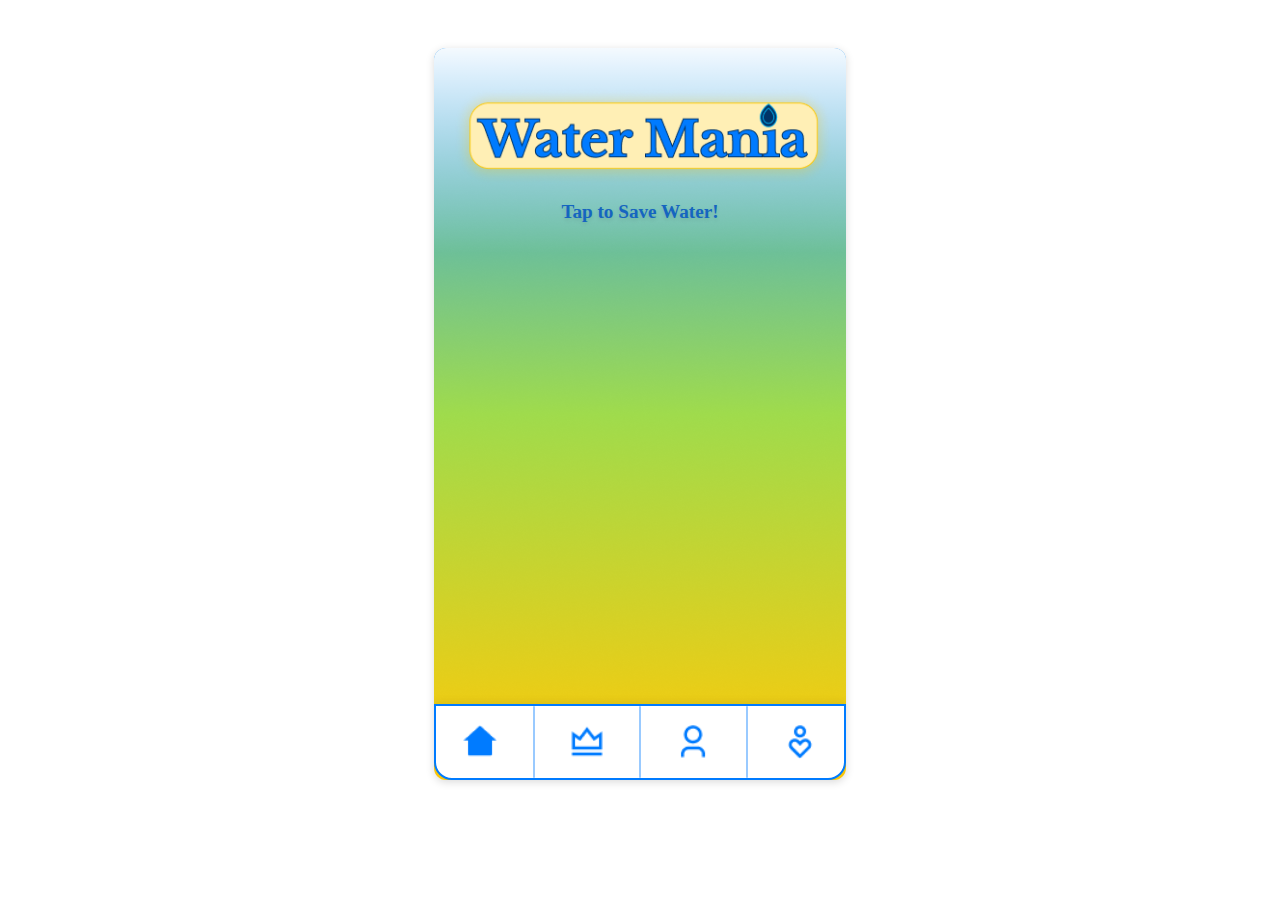
<file: index.html>
<!DOCTYPE html>
<html lang="en">
<head>
    <meta charset="UTF-8">
    <meta name="viewport" content="width=device-width, initial-scale=1.0">
    <title>Water Quest Game</title>
    <link rel="stylesheet" href="style.css">
    <link rel="stylesheet" href="home.css">
</head>
<body>
    <div id="game-container">
        <div id="levels-scroll-area">
            <div class="hero-section">
                <img id="game-logo" src="img/Water-Mania-logo.png" alt="Water Mania Logo">
                <p class="hero-subtitle">Tap to Save Water!</p>
            </div>

            <div class="levels-container">
                <!-- Level 1 -->
                <div class="level-card unlocked" id="level1-card">
                    <div class="level-badge">
                        <span class="level-number">1</span>
                    </div>
                    <div class="level-info">
                        <h3>Level 1</h3>
                        <p class="level-desc">Beginner's Challenge</p>
                        <div class="level-stats">
                            <span>⚡ 4s</span>
                            <span>🎯 20 pts</span>
                        </div>
                    </div>
                    <div class="level-status">
                        <span class="play-icon">▶</span>
                    </div>
                </div>

                <!-- Level 2 -->
                <div class="level-card locked" id="level2-card">
                    <div class="level-overlay-lock"></div>
                    <div class="level-badge locked-badge">
                        <span class="level-number">2</span>
                    </div>
                    <div class="level-info">
                        <h3>Level 2</h3>
                        <p class="level-desc">Rising Waters</p>
                        <div class="level-stats">
                            <span>⚡ 3.5s</span>
                            <span>🎯 30 pts</span>
                        </div>
                    </div>
                    <div class="level-status">
                        <img src="img/lock-2-line.png" class="lock-icon" alt="Locked">
                    </div>
                </div>

                <!-- Level 3 -->
                <div class="level-card locked" id="level3-card">
                    <div class="level-overlay-lock"></div>
                    <div class="level-badge locked-badge">
                        <span class="level-number">3</span>
                    </div>
                    <div class="level-info">
                        <h3>Level 3</h3>
                        <p class="level-desc">Rapid Flow</p>
                        <div class="level-stats">
                            <span>⚡ 3s</span>
                            <span>🎯 40 pts</span>
                        </div>
                    </div>
                    <div class="level-status">
                        <img src="img/lock-2-line.png" class="lock-icon" alt="Locked">
                    </div>
                </div>

                <!-- Level 4 -->
                <div class="level-card locked" id="level4-card">
                    <div class="level-overlay-lock"></div>
                    <div class="level-badge locked-badge">
                        <span class="level-number">4</span>
                    </div>
                    <div class="level-info">
                        <h3>Level 4</h3>
                        <p class="level-desc">Flood Warning</p>
                        <div class="level-stats">
                            <span>⚡ 2.5s</span>
                            <span>🎯 50 pts</span>
                        </div>
                    </div>
                    <div class="level-status">
                        <img src="img/lock-2-line.png" class="lock-icon" alt="Locked">
                    </div>
                </div>

                <!-- Level 5 -->
                <div class="level-card locked" id="level5-card">
                    <div class="level-overlay-lock"></div>
                    <div class="level-badge locked-badge">
                        <span class="level-number">5</span>
                    </div>
                    <div class="level-info">
                        <h3>Level 5</h3>
                        <p class="level-desc">Ultimate Crisis</p>
                        <div class="level-stats">
                            <span>⚡ 2s</span>
                            <span>🎯 60 pts</span>
                        </div>
                    </div>
                    <div class="level-status">
                        <img src="img/lock-2-line.png" class="lock-icon" alt="Locked">
                    </div>
                </div>
            </div>
        </div>

        <div id="nav-bar">
            <div class="nav-item home"><img src="img/home-fill.png" alt="Home"></div>
            <div class="nav-separator"></div>
            <div class="nav-item leaderboard"><img src="img/leaderboard-line.png" alt="Leaderboard"></div>
            <div class="nav-separator"></div>
            <div class="nav-item profile"><img src="img/profile-line.png" alt="Profile"></div>
            <div class="nav-separator"></div>
            <div class="nav-item charitywater"><img src="img/charity_water-line.png" alt="Charity:Water"></div>
        </div>
    </div>

    <script src="script.js"></script>
    <script>
        // Navigation click handlers
        document.querySelector('.nav-item.home').onclick = function() {
            window.location.href = 'index.html';
        };
        document.querySelector('.nav-item.leaderboard').onclick = function() {
            window.location.href = 'leaderboard.html';
        };
        document.querySelector('.nav-item.profile').onclick = function() {
            window.location.href = 'profile.html';
        };
        document.querySelector('.nav-item.charitywater').onclick = function() {
            window.location.href = 'charitywater.html';
        };

        // Level unlocking logic
        document.addEventListener('DOMContentLoaded', function() {
            const unlockedLevel = parseInt(localStorage.getItem('unlockedLevel') || '1');
            
            for (let i = 1; i <= 5; i++) {
                const card = document.getElementById(`level${i}-card`);
                if (i <= unlockedLevel) {
                    card.classList.remove('locked');
                    card.classList.add('unlocked');
                    card.onclick = function() {
                        window.location.href = `level-start.html?level=${i}`;
                    };
                } else {
                    card.classList.remove('unlocked');
                    card.classList.add('locked');
                    card.onclick = null;
                }
            }
        });
    </script>
</body>
</html>
</file>
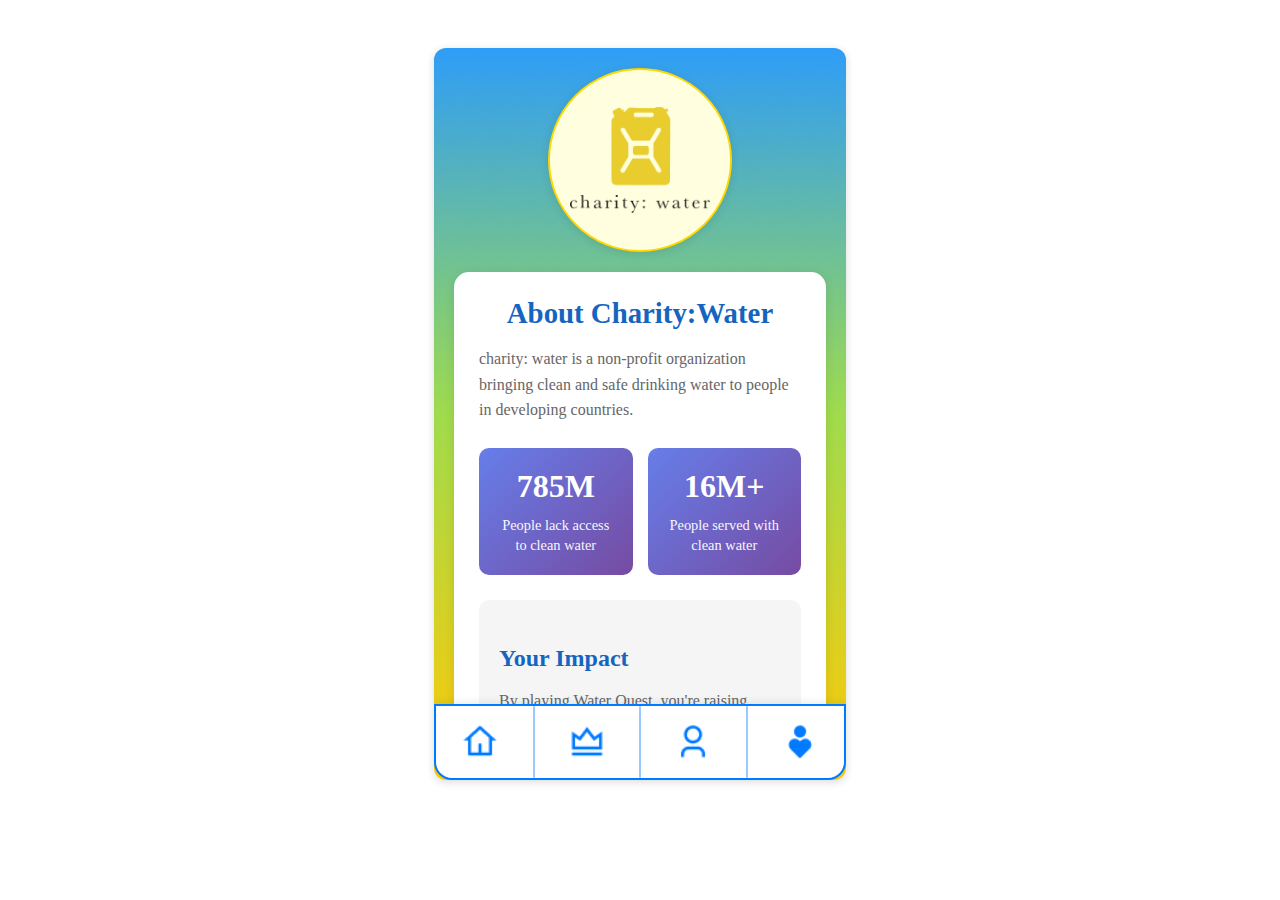
<file: charitywater.html>
<!DOCTYPE html>
<html lang="en">
<head>
    <meta charset="UTF-8">
    <meta name="viewport" content="width=device-width, initial-scale=1.0">
    <title>Charity:Water - Water Quest Game</title>
    <link rel="stylesheet" href="style.css">
    <link rel="stylesheet" href="charitywater.css">
</head>
<body>
    <div id="game-container">
        <div id="charitywater-content">
            <div class="yellow-header">
                <h1 class="page-title">
                    <img src="img/cw_logo.png" alt="Charity:Water Logo" class="title-logo">
                </h1>
            </div>
            
            <div class="charity-section">
                <h1>About Charity:Water</h1>
                <p>charity: water is a non-profit organization bringing clean and safe drinking water to people in developing countries.</p>
                
                <div class="charity-stats">
                    <div class="charity-stat">
                        <div class="stat-number">785M</div>
                        <div class="stat-description">People lack access to clean water</div>
                    </div>
                    <div class="charity-stat">
                        <div class="stat-number">16M+</div>
                        <div class="stat-description">People served with clean water</div>
                    </div>
                </div>
                
                <div class="charity-impact">
                    <h2>Your Impact</h2>
                    <p>By playing Water Quest, you're raising awareness about the global water crisis. Every level you complete helps spread the message about the importance of clean water access.</p>
                </div>
                
                <div class="charity-cta">
                    <button class="donate-button" onclick="window.open('https://www.charitywater.org/donate', '_blank')">Donate to Charity:Water</button>
                    <button class="learn-button" onclick="window.open('https://www.charitywater.org', '_blank')">Learn More</button>
                </div>
            </div>
        </div>

        <div id="nav-bar">
            <div class="nav-item home"><img src="img/home-line.png" alt="Home"></div>
            <div class="nav-separator"></div>
            <div class="nav-item leaderboard"><img src="img/leaderboard-line.png" alt="Leaderboard"></div>
            <div class="nav-separator"></div>
            <div class="nav-item profile"><img src="img/profile-line.png" alt="Profile"></div>
            <div class="nav-separator"></div>
            <div class="nav-item charitywater"><img src="img/charity_water-fill.png" alt="Charity:Water"></div>
        </div>
    </div>

    <script>
        // Navigation click handlers
        document.querySelector('.nav-item.home').onclick = function() {
            window.location.href = 'index.html';
        };
        document.querySelector('.nav-item.leaderboard').onclick = function() {
            window.location.href = 'leaderboard.html';
        };
        document.querySelector('.nav-item.profile').onclick = function() {
            window.location.href = 'profile.html';
        };
        document.querySelector('.nav-item.charitywater').onclick = function() {
            window.location.href = 'charitywater.html';
        };
    </script>
</body>
</html>
</file>
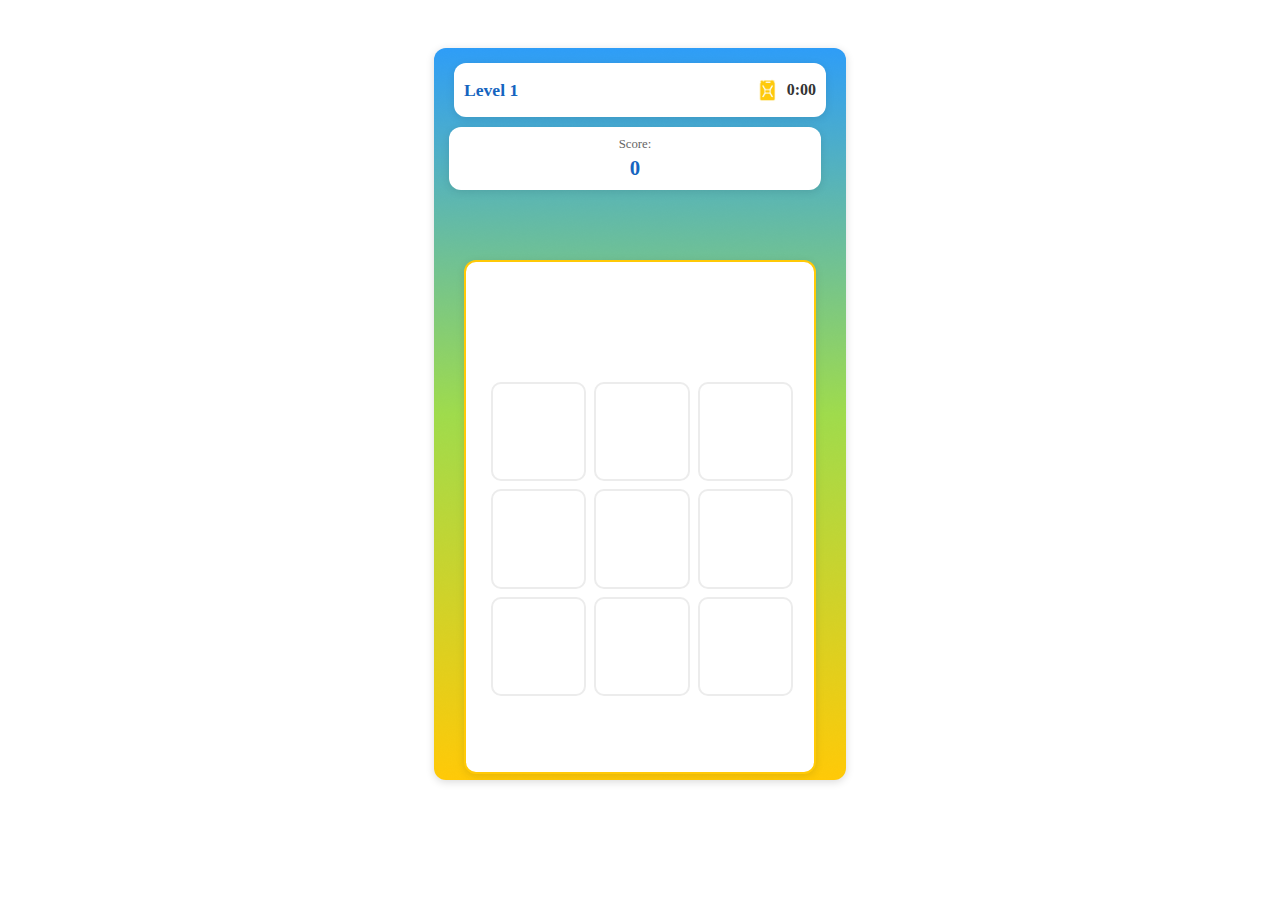
<file: game.html>
<!DOCTYPE html>
<html lang="en">
<head>
    <meta charset="UTF-8">
    <meta name="viewport" content="width=device-width, initial-scale=1.0">
    <title>Play - Water Quest Game</title>
    <link rel="stylesheet" href="style.css">
    <link rel="stylesheet" href="game.css">
</head>
<body>
    <div id="game-container">
        <div id="game-content">
            <!-- Game Header -->
            <div class="game-header">
                <div class="level-indicator">Level <span id="current-level">1</span></div>
                <div class="timer">
                    <img src="img/logo_can.png" alt="Charity Water" class="timer-logo">
                    <span id="time-elapsed">0:00</span>
                </div>
            </div>

            <!-- Score Display -->
            <div class="score-display">
                <div class="score-item">
                    <span class="score-label">Score:</span>
                    <span class="score-value" id="score">0</span>
                </div>
            </div>

            <!-- Game Canvas/Board -->
            <div class="game-board" id="game-board">
                <!-- Motivation Display Area -->
                <div class="motivation-display">
                    <div class="motivation-text"></div>
                    <div class="motivation-points"></div>
                </div>
                
                <!-- Game tiles will be dynamically generated here -->
                <div class="game-placeholder">
                    <img src="img/Water-Mania-logo.png" alt="Game Logo" class="game-logo-small">
                    <p>Game board will load here</p>
                </div>
            </div>
        </div>

        <!-- Win Overlay -->
        <div id="win-overlay" class="overlay" style="display: none;">
            <div class="overlay-content win-content">
                <h2>Level Complete!</h2>
                <div class="win-stars">⭐⭐⭐</div>
                <div class="win-stats">
                    <p>Score: <span id="final-score">0</span></p>
                    <p>Time: <span id="final-time">0:00</span></p>
                </div>
                <button class="overlay-button next-button" onclick="nextLevel()">Next Level</button>
                <button class="overlay-button menu-button" onclick="quitGame()">Back to Menu</button>
            </div>
        </div>

        <!-- Game Over Overlay -->
        <div id="gameover-overlay" class="overlay" style="display: none;">
            <div class="overlay-content">
                <h2>Time's Up!</h2>
                <p>Better luck next time!</p>
                <button class="overlay-button retry-button" onclick="restartLevel()">Try Again</button>
                <button class="overlay-button quit-button" onclick="quitGame()">Quit to Menu</button>
            </div>
        </div>
    </div>

    <script src="game.js"></script>
    <script>
        // Ensure DOM is loaded before initializing game
        if (document.readyState === 'loading') {
            document.addEventListener('DOMContentLoaded', () => {
                console.log('DOM fully loaded');
            });
        }
    </script>
</body>
</html>
</file>
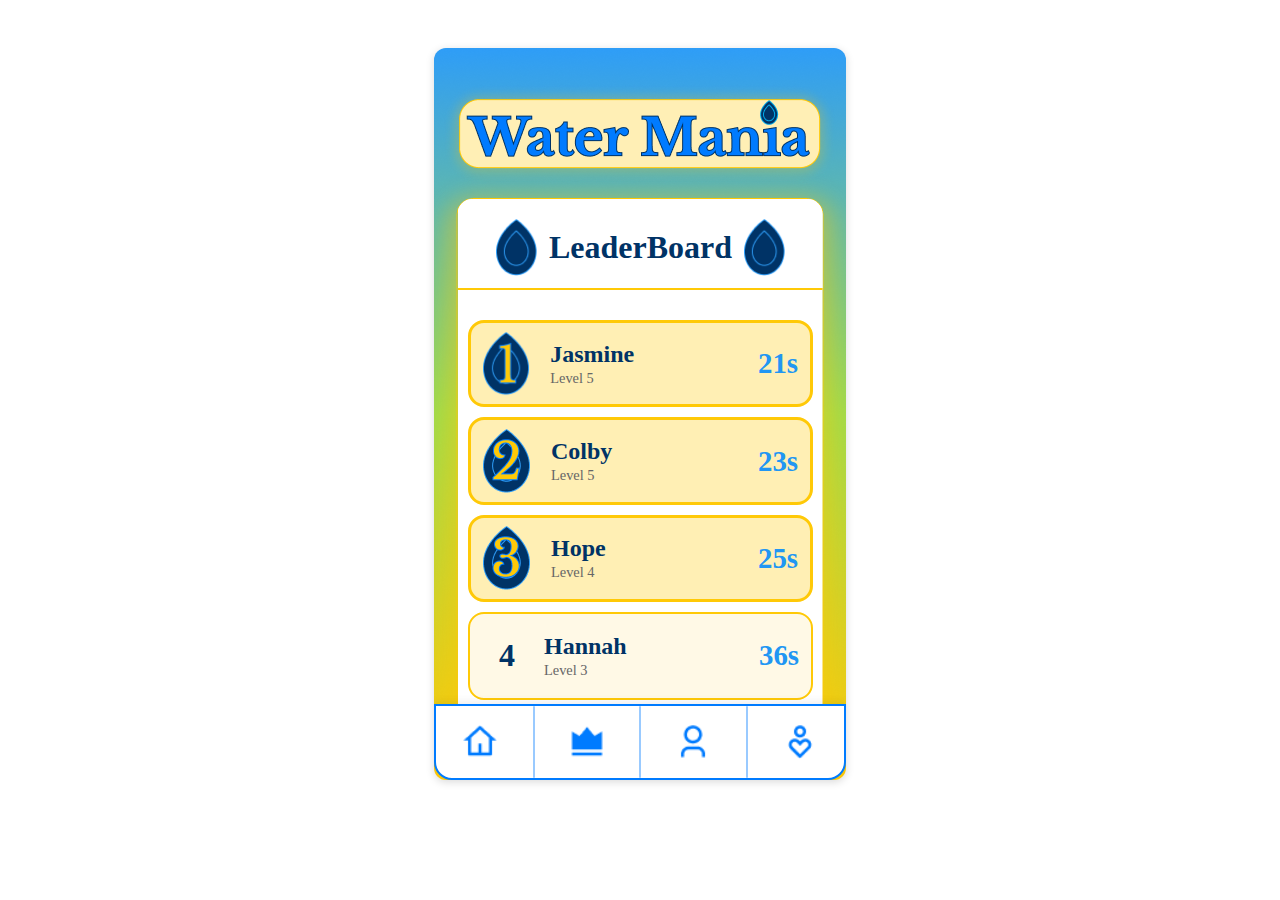
<file: leaderboard.html>
<!DOCTYPE html>
<html lang="en">
<head>
    <meta charset="UTF-8">
    <meta name="viewport" content="width=device-width, initial-scale=1.0">
    <title>Leaderboard - Water Quest Game</title>
    <link rel="stylesheet" href="style.css">
    <link rel="stylesheet" href="leaderboard.css">
</head>
<body>
    <div id="leaderboard-container">
        <img id="game-logo" src="img/Water-Mania-logo.png" alt="Water Mania Logo">
        
        <div id="leaderboard-content">
            <div class="leaderboard-header">
                <div class="leaderboard-title">
                    <img src="img/droplet (leaderboard).png" alt="Droplet" class="leaderboard-droplet">
                    LeaderBoard
                    <img src="img/droplet (leaderboard).png" alt="Droplet" class="leaderboard-droplet">
                </div>
            </div>
            
            <div class="leaderboard-list">
                <div class="leaderboard-item highlight">
                    <img src="img/1st place.png" alt="1st Place" class="leaderboard-rank-icon">
                    <div class="leaderboard-player">
                        <div class="leaderboard-name">Jasmine</div>
                        <div class="leaderboard-level">Level 5</div>
                    </div>
                    <div class="leaderboard-time">21s</div>
                </div>
                
                <div class="leaderboard-item highlight">
                    <img src="img/2nd place.png" alt="2nd Place" class="leaderboard-rank-icon">
                    <div class="leaderboard-player">
                        <div class="leaderboard-name">Colby</div>
                        <div class="leaderboard-level">Level 5</div>
                    </div>
                    <div class="leaderboard-time">23s</div>
                </div>
                
                <div class="leaderboard-item highlight">
                    <img src="img/3rd place.png" alt="3rd Place" class="leaderboard-rank-icon">
                    <div class="leaderboard-player">
                        <div class="leaderboard-name">Hope</div>
                        <div class="leaderboard-level">Level 4</div>
                    </div>
                    <div class="leaderboard-time">25s</div>
                </div>
                
                <div class="leaderboard-item">
                    <div class="leaderboard-rank-number">4</div>
                    <div class="leaderboard-player">
                        <div class="leaderboard-name">Hannah</div>
                        <div class="leaderboard-level">Level 3</div>
                    </div>
                    <div class="leaderboard-time">36s</div>
                </div>
                
                <div class="leaderboard-item">
                    <div class="leaderboard-rank-number">5</div>
                    <div class="leaderboard-player">
                        <div class="leaderboard-name">Andrew</div>
                        <div class="leaderboard-level">Level 3</div>
                    </div>
                    <div class="leaderboard-time">40s</div>
                </div>
                
                <div class="leaderboard-item">
                    <div class="leaderboard-rank-number">6</div>
                    <div class="leaderboard-player">
                        <div class="leaderboard-name">Sarah</div>
                        <div class="leaderboard-level">Level 2</div>
                    </div>
                    <div class="leaderboard-time">45s</div>
                </div>
                
                <div class="leaderboard-item">
                    <div class="leaderboard-rank-number">7</div>
                    <div class="leaderboard-player">
                        <div class="leaderboard-name">Michael</div>
                        <div class="leaderboard-level">Level 2</div>
                    </div>
                    <div class="leaderboard-time">52s</div>
                </div>
                
                <div class="leaderboard-item">
                    <div class="leaderboard-rank-number">8</div>
                    <div class="leaderboard-player">
                        <div class="leaderboard-name">Emma</div>
                        <div class="leaderboard-level">Level 2</div>
                    </div>
                    <div class="leaderboard-time">58s</div>
                </div>
                
                <div class="leaderboard-item">
                    <div class="leaderboard-rank-number">9</div>
                    <div class="leaderboard-player">
                        <div class="leaderboard-name">David</div>
                        <div class="leaderboard-level">Level 1</div>
                    </div>
                    <div class="leaderboard-time">1:05</div>
                </div>
                
                <div class="leaderboard-item">
                    <div class="leaderboard-rank-number">10</div>
                    <div class="leaderboard-player">
                        <div class="leaderboard-name">Olivia</div>
                        <div class="leaderboard-level">Level 1</div>
                    </div>
                    <div class="leaderboard-time">1:12</div>
                </div>
                
                <div class="leaderboard-item">
                    <div class="leaderboard-rank-number">11</div>
                    <div class="leaderboard-player">
                        <div class="leaderboard-name">James</div>
                        <div class="leaderboard-level">Level 1</div>
                    </div>
                    <div class="leaderboard-time">1:18</div>
                </div>
                
                <div class="leaderboard-item">
                    <div class="leaderboard-rank-number">12</div>
                    <div class="leaderboard-player">
                        <div class="leaderboard-name">Sophia</div>
                        <div class="leaderboard-level">Level 1</div>
                    </div>
                    <div class="leaderboard-time">1:25</div>
                </div>
                
                <div class="leaderboard-item">
                    <div class="leaderboard-rank-number">13</div>
                    <div class="leaderboard-player">
                        <div class="leaderboard-name">Liam</div>
                        <div class="leaderboard-level">Level 1</div>
                    </div>
                    <div class="leaderboard-time">1:32</div>
                </div>
                
                <div class="leaderboard-item">
                    <div class="leaderboard-rank-number">14</div>
                    <div class="leaderboard-player">
                        <div class="leaderboard-name">Isabella</div>
                        <div class="leaderboard-level">Level 1</div>
                    </div>
                    <div class="leaderboard-time">1:38</div>
                </div>
                
                <div class="leaderboard-item">
                    <div class="leaderboard-rank-number">15</div>
                    <div class="leaderboard-player">
                        <div class="leaderboard-name">Noah</div>
                        <div class="leaderboard-level">Level 1</div>
                    </div>
                    <div class="leaderboard-time">1:45</div>
                </div>
                
                <div class="leaderboard-item">
                    <div class="leaderboard-rank-number">16</div>
                    <div class="leaderboard-player">
                        <div class="leaderboard-name">Ava</div>
                        <div class="leaderboard-level">Level 1</div>
                    </div>
                    <div class="leaderboard-time">1:52</div>
                </div>
                
                <div class="leaderboard-item">
                    <div class="leaderboard-rank-number">17</div>
                    <div class="leaderboard-player">
                        <div class="leaderboard-name">Ethan</div>
                        <div class="leaderboard-level">Level 1</div>
                    </div>
                    <div class="leaderboard-time">1:58</div>
                </div>
                
                <div class="leaderboard-item">
                    <div class="leaderboard-rank-number">18</div>
                    <div class="leaderboard-player">
                        <div class="leaderboard-name">Mia</div>
                        <div class="leaderboard-level">Level 1</div>
                    </div>
                    <div class="leaderboard-time">2:05</div>
                </div>
                
                <div class="leaderboard-item">
                    <div class="leaderboard-rank-number">19</div>
                    <div class="leaderboard-player">
                        <div class="leaderboard-name">Lucas</div>
                        <div class="leaderboard-level">Level 1</div>
                    </div>
                    <div class="leaderboard-time">2:12</div>
                </div>
                
                <div class="leaderboard-item">
                    <div class="leaderboard-rank-number">20</div>
                    <div class="leaderboard-player">
                        <div class="leaderboard-name">Charlotte</div>
                        <div class="leaderboard-level">Level 1</div>
                    </div>
                    <div class="leaderboard-time">2:20</div>
                </div>
            </div>
        </div>
        
        <div id="nav-bar">
            <div class="nav-item home"><img src="img/home-line.png" alt="Home"></div>
            <div class="nav-separator"></div>
            <div class="nav-item leaderboard"><img src="img/leaderboard-fill.png" alt="Leaderboard"></div>
            <div class="nav-separator"></div>
            <div class="nav-item profile"><img src="img/profile-line.png" alt="Profile"></div>
            <div class="nav-separator"></div>
            <div class="nav-item charitywater"><img src="img/charity_water-line.png" alt="Charity:Water"></div>
        </div>
    </div>
    <script>
        // Navigation click handlers
        document.querySelector('.nav-item.home').onclick = function() {
            window.location.href = 'index.html';
        };
        document.querySelector('.nav-item.leaderboard').onclick = function() {
            window.location.href = 'leaderboard.html';
        };
        document.querySelector('.nav-item.profile').onclick = function() {
            window.location.href = 'profile.html';
        };
    </script>
</body>
</html>
</file>
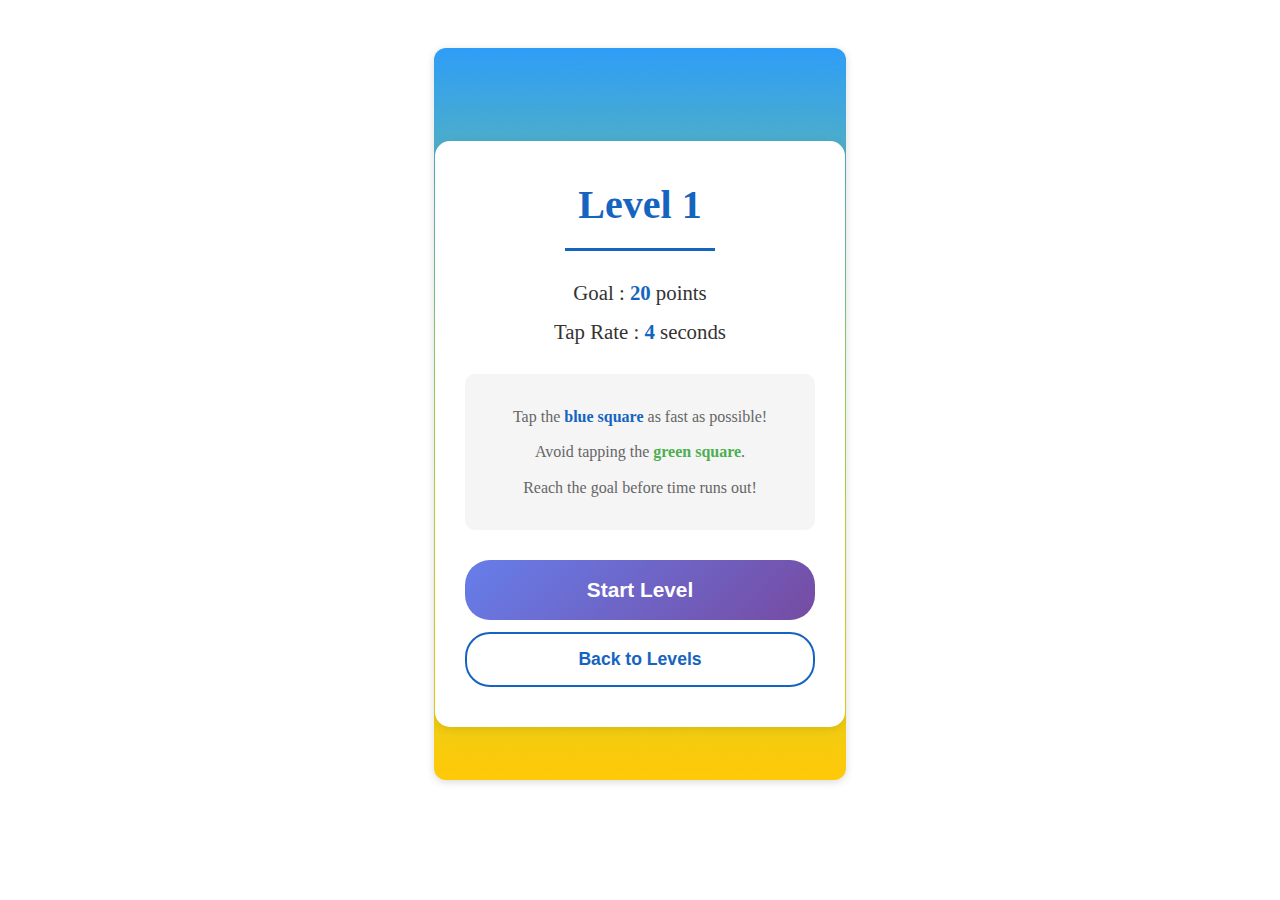
<file: level-start.html>
<!DOCTYPE html>
<html lang="en">
<head>
    <meta charset="UTF-8">
    <meta name="viewport" content="width=device-width, initial-scale=1.0">
    <title>Level Start - Water Quest Game</title>
    <link rel="stylesheet" href="style.css">
    <link rel="stylesheet" href="level-start.css">
</head>
<body>
    <div id="game-container">
        <div id="level-start-content">
            <div class="level-info-section">
                <h1 class="level-title">Level <span id="level-number">1</span></h1>
                
                <hr class="level-divider">
                
                <div class="game-info">
                    <p class="game-info-text">Goal : <span id="goal-points">20</span> points</p>
                    <p class="game-info-text">Tap Rate : <span id="tap-rate">5</span> seconds</p>
                </div>
                
                <div class="game-instructions">
                    <p>Tap the <span class="blue-text">blue square</span> as fast as possible!</p>
                    <p>Avoid tapping the <span class="green-text">green square</span>.</p>
                    <p>Reach the goal before time runs out!</p>
                </div>
                
                <button class="start-button" onclick="startGame()">Start Level</button>
                <button class="back-button" onclick="goBack()">Back to Levels</button>
            </div>
        </div>
    </div>

    <script>
        // Get level from URL parameter
        const urlParams = new URLSearchParams(window.location.search);
        const level = urlParams.get('level') || '1';
        
        // Update level number
        document.getElementById('level-number').textContent = level;
        
        // Level configurations
        const levelConfig = {
            '1': { goal: 20, tapRate: 4 },
            '2': { goal: 30, tapRate: 3.5 },
            '3': { goal: 40, tapRate: 3 },
            '4': { goal: 50, tapRate: 2.5 },
            '5': { goal: 60, tapRate: 2 }
        };
        
        // Update goal and tap rate
        const config = levelConfig[level] || levelConfig['1'];
        document.getElementById('goal-points').textContent = config.goal;
        document.getElementById('tap-rate').textContent = config.tapRate;
        
        function startGame() {
            window.location.href = 'game.html?level=' + level;
        }
        
        function goBack() {
            window.location.href = 'index.html';
        }
    </script>
</body>
</html>
</file>
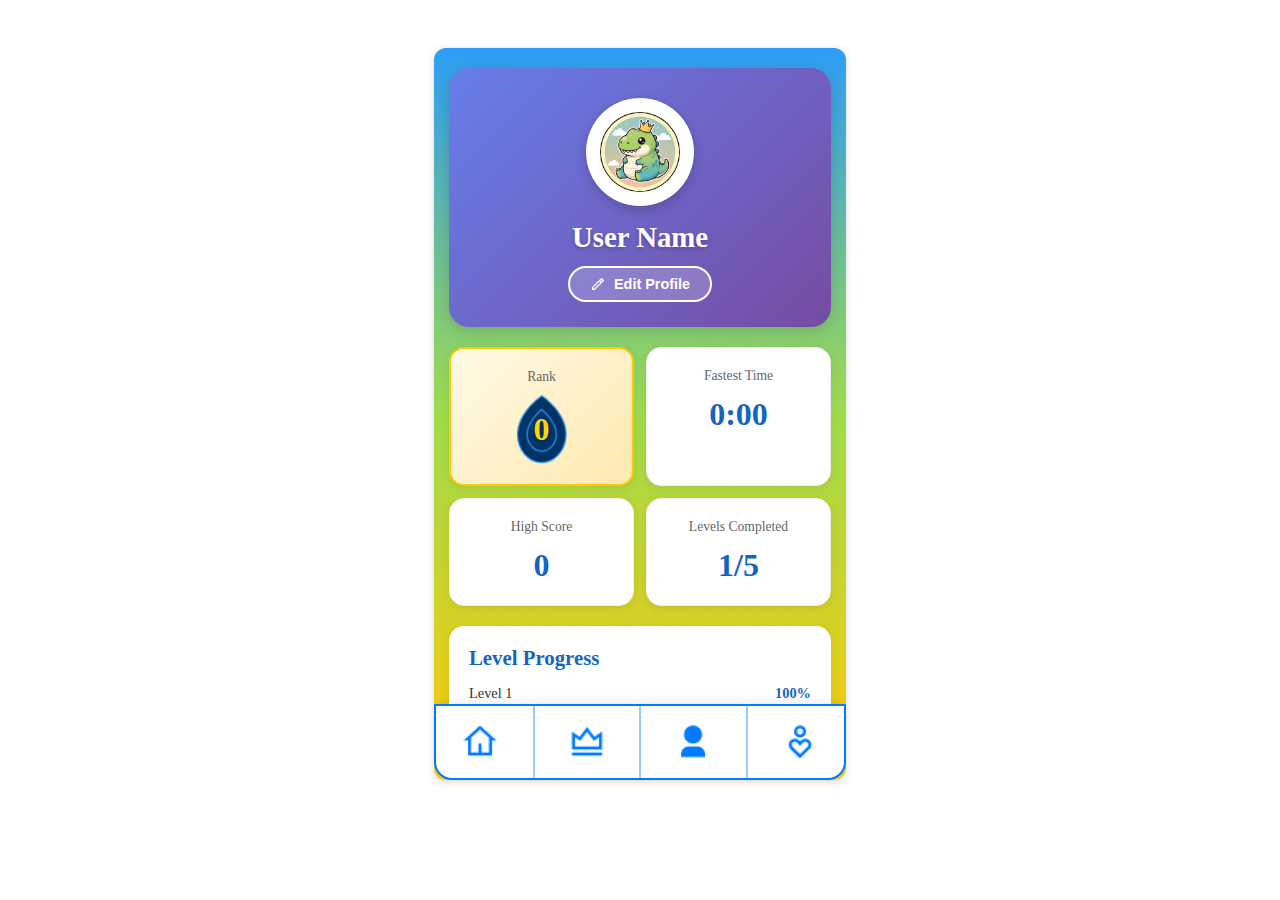
<file: profile.html>
<!DOCTYPE html>
<html lang="en">
<head>
    <meta charset="UTF-8">
    <meta name="viewport" content="width=device-width, initial-scale=1.0">
    <title>Player Profile - Water Quest</title>
    <link rel="stylesheet" href="style.css">
    <link rel="stylesheet" href="profile.css">
</head>
<body>
    <div id="game-container">
        <div id="profile-content">
            <!-- Profile Header Card -->
            <div class="profile-header-card">
                <div class="profile-avatar-circle">
                    <img src="img/dinosaur.png" alt="Profile Avatar">
                </div>
                <h2 class="profile-name">User Name</h2>
                <button class="edit-profile-btn">
                    <img src="img/pencil.png" alt="Edit">
                    Edit Profile
                </button>
            </div>

            <!-- Stats Cards Grid -->
            <div class="stats-grid">
                <div class="stat-card rank-card">
                    <div class="stat-label">Rank</div>
                    <div class="rank-display">
                        <img src="img/droplet (leaderboard).png" alt="Droplet" class="rank-droplet-icon">
                        <span class="rank-value">0</span>
                    </div>
                </div>

                <div class="stat-card">
                    <div class="stat-label">Fastest Time</div>
                    <div class="stat-value">0:00</div>
                </div>

                <div class="stat-card">
                    <div class="stat-label">High Score</div>
                    <div class="stat-value">0</div>
                </div>

                <div class="stat-card">
                    <div class="stat-label">Levels Completed</div>
                    <div class="stat-value">0/5</div>
                </div>
            </div>

            <!-- Progress Section -->
            <div class="progress-section">
                <h3>Level Progress</h3>
                <div class="progress-bars">
                    <div class="progress-item">
                        <div class="progress-info">
                            <span>Level 1</span>
                            <span class="progress-percentage">100%</span>
                        </div>
                        <div class="progress-bar">
                            <div class="progress-fill" style="width: 100%"></div>
                        </div>
                    </div>
                    <div class="progress-item">
                        <div class="progress-info">
                            <span>Level 2</span>
                            <span class="progress-percentage">0%</span>
                        </div>
                        <div class="progress-bar">
                            <div class="progress-fill" style="width: 0%"></div>
                        </div>
                    </div>
                    <div class="progress-item">
                        <div class="progress-info">
                            <span>Level 3</span>
                            <span class="progress-percentage">0%</span>
                        </div>
                        <div class="progress-bar">
                            <div class="progress-fill" style="width: 0%"></div>
                        </div>
                    </div>
                    <div class="progress-item">
                        <div class="progress-info">
                            <span>Level 4</span>
                            <span class="progress-percentage">0%</span>
                        </div>
                        <div class="progress-bar">
                            <div class="progress-fill" style="width: 0%"></div>
                        </div>
                    </div>
                    <div class="progress-item">
                        <div class="progress-info">
                            <span>Level 5</span>
                            <span class="progress-percentage">0%</span>
                        </div>
                        <div class="progress-bar">
                            <div class="progress-fill" style="width: 0%"></div>
                        </div>
                    </div>
                </div>
            </div>

            <!-- Achievements Section -->
            <div class="achievements-section">
                <h3>Achievements</h3>
                <div class="achievements-list">
                    <div class="achievement-badge locked" id="first-win-badge">
                        <div class="badge-icon">🏆</div>
                        <div class="badge-name">First Win</div>
                        <div class="badge-description">Complete your first level</div>
                    </div>
                    <div class="achievement-badge locked" id="speed-demon-badge">
                        <div class="badge-icon">⚡</div>
                        <div class="badge-name">Speed Demon</div>
                        <div class="badge-description">Complete any level in under 30 seconds</div>
                    </div>
                    <div class="achievement-badge locked" id="perfect-score-badge">
                        <div class="badge-icon">🎯</div>
                        <div class="badge-name">Perfect Score</div>
                        <div class="badge-description">Complete any level with 100% accuracy</div>
                    </div>
                    <div class="achievement-badge locked" id="water-master-badge">
                        <div class="badge-icon">💧</div>
                        <div class="badge-name">Water Master</div>
                        <div class="badge-description">Complete all 5 levels</div>
                    </div>
                </div>
            </div>
        </div>

        <div id="nav-bar">
            <div class="nav-item home"><img src="img/home-line.png" alt="Home"></div>
            <div class="nav-separator"></div>
            <div class="nav-item leaderboard"><img src="img/leaderboard-line.png" alt="Leaderboard"></div>
            <div class="nav-separator"></div>
            <div class="nav-item profile"><img src="img/profile-fill.png" alt="Profile"></div>
            <div class="nav-separator"></div>
            <div class="nav-item charitywater"><img src="img/charity_water-line.png" alt="Charity:Water"></div>
        </div>
    </div>

    <script src="script.js"></script>
    <script>
        // Load and display player stats
        function loadPlayerStats() {
            const playerName = localStorage.getItem('playerName') || 'User Name';
            const highScore = parseInt(localStorage.getItem('highScore')) || 0;
            const fastestTime = parseInt(localStorage.getItem('fastestTime')) || 0;
            const levelsCompleted = parseInt(localStorage.getItem('levelsCompleted')) || 1; // Default to 1

            // Update profile name
            document.querySelector('.profile-name').textContent = playerName;

            // Update stats
            document.querySelector('.stat-card:nth-child(2) .stat-value').textContent = 
                fastestTime > 0 ? Math.floor(fastestTime / 60) + ':' + (fastestTime % 60).toString().padStart(2, '0') : '0:00';
            document.querySelector('.stat-card:nth-child(3) .stat-value').textContent = highScore;
            document.querySelector('.stat-card:nth-child(4) .stat-value').textContent = 
                levelsCompleted + '/5';

            // Update level progress bars
            updateLevelProgress(levelsCompleted);

            // Check and unlock achievements
            checkAchievements(levelsCompleted, fastestTime);
        }

        // Update level progress bars
        function updateLevelProgress(levelsCompleted) {
            const progressItems = document.querySelectorAll('.progress-item');
            
            for (let i = 0; i < progressItems.length; i++) {
                const levelNumber = i + 1;
                const progressFill = progressItems[i].querySelector('.progress-fill');
                const progressPercentage = progressItems[i].querySelector('.progress-percentage');
                
                // Level 1 is always available/unlocked (100%)
                // Completed levels also show 100%
                if (levelNumber === 1 || levelNumber <= levelsCompleted) {
                    progressFill.style.width = '100%';
                    progressPercentage.textContent = '100%';
                } else {
                    progressFill.style.width = '0%';
                    progressPercentage.textContent = '0%';
                }
            }
        }

        // Check achievement conditions and unlock them
        function checkAchievements(levelsCompleted, fastestTime) {
            // First Win - Complete your first level
            if (levelsCompleted >= 1) {
                unlockAchievement('first-win-badge');
            }

            // Speed Demon - Complete any level in under 30 seconds
            if (fastestTime > 0 && fastestTime < 30) {
                unlockAchievement('speed-demon-badge');
            }

            // Perfect Score - Check if perfect score was achieved
            if (localStorage.getItem('perfectScore') === 'true') {
                unlockAchievement('perfect-score-badge');
            }

            // Water Master - Complete all 5 levels
            if (levelsCompleted >= 5) {
                unlockAchievement('water-master-badge');
            }
        }

        // Unlock an achievement badge
        function unlockAchievement(badgeId) {
            const badge = document.getElementById(badgeId);
            if (badge && badge.classList.contains('locked')) {
                badge.classList.remove('locked');
                badge.classList.add('unlocked');
                localStorage.setItem(badgeId, 'unlocked');
            }
        }

        // Load saved achievement states
        function loadAchievementStates() {
            const achievements = ['first-win-badge', 'speed-demon-badge', 'perfect-score-badge', 'water-master-badge'];
            achievements.forEach(badgeId => {
                if (localStorage.getItem(badgeId) === 'unlocked') {
                    const badge = document.getElementById(badgeId);
                    if (badge) {
                        badge.classList.remove('locked');
                        badge.classList.add('unlocked');
                    }
                }
            });
        }

        // Initialize profile on page load
        document.addEventListener('DOMContentLoaded', function() {
            loadAchievementStates();
            loadPlayerStats();
        });

        // Navigation click handlers
        document.querySelector('.nav-item.home').onclick = function() {
            window.location.href = 'index.html';
        };
        document.querySelector('.nav-item.leaderboard').onclick = function() {
            window.location.href = 'leaderboard.html';
        };
        document.querySelector('.nav-item.profile').onclick = function() {
            window.location.href = 'profile.html';
        };
        document.querySelector('.nav-item.charitywater').onclick = function() {
            window.location.href = 'charitywater.html';
        };
    </script>
</body>
</html>
</file>
<file: style.css>
/* ...existing code... */
#game-container {
  width: 412px;
  height: 732px;
  margin: 0 auto;
  background: #f0f0f0;
  box-shadow: 0 2px 8px rgba(0,0,0,0.15);
  border-radius: 12px;
  position: relative;
  top: 40px;
  background-image: url('img/base.png');
  background-size: cover;
  background-position: center;
  background-repeat: no-repeat;
  overflow: hidden;
}

/* Add scrollable wrapper for levels */
#levels-scroll-area {
  position: absolute;
  top: 0;
  left: 0;
  width: 100%;
  height: calc(100% - 72px); /* subtract nav bar height */
  overflow-y: auto;
  padding-bottom: 0; /* remove extra padding */
}

#game-logo {
  display: block;
  margin: 0 auto;
  position: absolute;
  top: 36px;
  left: 50%;
  transform: translateX(-50%);
  /* Optionally, set a max-width if needed */
  /* max-width: 80%; */
}

#nav-bar {
  position: absolute;
  bottom: 0;
  left: 50%;
  transform: translateX(-50%);
  width: calc(100% - 4px); /* Slightly inset to avoid clipping */
  height: 72px;
  background: white;
  display: flex;
  align-items: center;
  justify-content: space-evenly;
  border-bottom-left-radius: 18px; /* Increased radius */
  border-bottom-right-radius: 18px; /* Increased radius */
  box-shadow: 0 -2px 8px rgba(0,0,0,0.08);
  border: 2px solid #007BFF;
}

.nav-item {
  flex: 1 1 0;
  display: flex;
  align-items: center;
  justify-content: center;
  height: 100%;
}

/* Add this for the home icon container */
.nav-item.home {
  flex: none;
  width: 72px;
  height: 100%;
  display: flex;
  justify-content: center;
  align-items: center;
}

.nav-item.leaderboard {
  flex: none;
  width: 72px;
  height: 100%;
  display: flex;
  justify-content: center;
  align-items: center;
}

.nav-item.profile {
  flex: none;
  width: 72px;
  height: 100%;
  display: flex;
  justify-content: center;
  align-items: center;
}

.nav-item.charitywater {
  flex: none;
  width: 72px;
  height: 100%;
  display: flex;
  justify-content: center;
  align-items: center;
}

.nav-item img {
  height: 36px;
  width: 36px;
  object-fit: contain;
}

.nav-separator {
  width: 2px;
  height: 100%;
  background: rgba(0, 123, 255, 0.4);
  border-radius: 1px;
  margin: 0 8px;
  align-self: stretch;
}

#level1-container,
#level2-container,
#level3-container,
#level4-container,
#level5-container {
  left: 50%;
  transform: translateX(-50%);
  width: 365px;
  height: 165px;
  background: #fff;
  border-radius: 16px;
  box-shadow: 0 8px 24px 8px rgba(255, 201, 7, 0.45);
  display: flex;
  align-items: center;
  justify-content: center;
  font-size: 50px;
  font-weight: bold;
  color: #003366;
  border: 1px solid #FFC907;
  font-family: 'Baskerville', serif;
  position: relative;
  margin-top: 0;
  margin-bottom: 20px;
}

/* Adjust top margin for first container */
#level1-container {
  margin-top: 150px;
}

/* Remove absolute positioning from individual containers */
#level2-container,
#level3-container,
#level4-container,
#level5-container {
  position: relative;
  top: 0;
}

.lock-icon-container {
  position: absolute;
  top: 12px;
  right: 12px;
  width: 28px;
  height: 28px;
  display: flex;
  align-items: center;
  justify-content: center;
}

.lock-icon-container img {
  width: 28px;
  height: 28px;
  object-fit: contain;
}

.level-overlay {
  position: absolute;
  top: 0;
  left: 0;
  width: 100%;
  height: 100%;
  background: rgba(255, 239, 181, 0.4);
  border-radius: 16px;
  pointer-events: none;
  z-index: 1;
}

/* Remove old leaderboard-specific styles */

#leaderboard-container {
  width: 412px;
  height: 732px;
  margin: 0 auto;
  background: #f0f0f0;
  box-shadow: 0 2px 8px rgba(0,0,0,0.15);
  border-radius: 12px;
  position: relative;
  top: 40px;
  background-image: url('img/base.png');
  background-size: cover;
  background-position: center;
  background-repeat: no-repeat;
  overflow: hidden;
}

#leaderboard-container #game-logo {
  display: block;
  margin: 0 auto;
  position: absolute;
  top: 36px;
  left: 50%;
  transform: translateX(-50%);
  z-index: 1;
}

#leaderboard-container #nav-bar {
  position: absolute;
  bottom: 0;
  left: 50%;
  transform: translateX(-50%);
  width: calc(100% - 4px);
  height: 72px;
  background: white;
  display: flex;
  align-items: center;
  justify-content: space-evenly;
  border-bottom-left-radius: 18px;
  border-bottom-right-radius: 18px;
  box-shadow: 0 -2px 8px rgba(0,0,0,0.08);
  border: 2px solid #007BFF;
  z-index: 10;
}
</file>
<file: home.css>
/* Hero Section */
.hero-section {
    text-align: center;
    padding: 40px 20px 30px;
    background: linear-gradient(180deg, rgba(255, 255, 255, 0.95) 0%, rgba(255, 255, 255, 0) 100%);
    position: relative;
    z-index: 2;
}

#game-logo {
    position: relative;
    top: 0;
    left: 0;
    transform: none;
    max-width: 380px; /* Increased logo size */
    height: auto;
    margin: 0 auto;
    display: block;
}

.hero-subtitle {
    color: #1565C0;
    font-size: 1.2rem;
    font-weight: 600;
    margin: 15px 0 0;
    text-shadow: 0 2px 4px rgba(0, 0, 0, 0.1);
}

/* Levels Container */
.levels-container {
    padding: 10px 20px 20px;
    display: flex;
    flex-direction: column;
    gap: 15px;
}

/* Level Cards */
.level-card {
    background: white;
    border-radius: 18px;
    padding: 20px;
    box-shadow: 0 4px 15px rgba(0, 0, 0, 0.08);
    border: 2px solid #FFC907;
    display: flex;
    align-items: center;
    gap: 15px;
    position: relative;
    transition: transform 0.3s, box-shadow 0.3s;
    overflow: hidden;
}

.level-card.unlocked {
    cursor: pointer;
    background: linear-gradient(135deg, #ffffff 0%, #fffef8 100%);
}

.level-card.unlocked:hover {
    transform: translateY(-5px);
    box-shadow: 0 8px 25px rgba(255, 201, 7, 0.4);
}

.level-card.unlocked:active {
    transform: translateY(-2px);
}

.level-card.locked {
    opacity: 0.7;
    border-color: #ddd;
    background: #f8f8f8;
}

/* Level Overlay for Locked Levels */
.level-overlay-lock {
    position: absolute;
    top: 0;
    left: 0;
    width: 100%;
    height: 100%;
    background: rgba(200, 200, 200, 0.3);
    pointer-events: none;
    z-index: 1;
    border-radius: 18px;
}

/* Level Badge */
.level-badge {
    width: 60px;
    height: 60px;
    background: linear-gradient(135deg, #bbb 0%, #999 100%); /* Default locked state */
    border-radius: 50%;
    display: flex;
    align-items: center;
    justify-content: center;
    flex-shrink: 0;
    box-shadow: 0 4px 12px rgba(102, 126, 234, 0.3);
    position: relative;
    z-index: 2;
}

/* Apply gradient to unlocked level badges */
.level-card.unlocked .level-badge {
    background: linear-gradient(135deg, #667eea 0%, #764ba2 100%);
}

.level-badge.locked-badge {
    background: linear-gradient(135deg, #bbb 0%, #999 100%);
}

.level-badge.locked-badge .level-number {
    color: rgba(255, 255, 255, 0.8);
}

.level-number {
    font-size: 1.8rem;
    font-weight: bold;
    color: white;
    text-shadow: 0 2px 4px rgba(0, 0, 0, 0.2);
}

/* Level Info */
.level-info {
    flex: 1;
    position: relative;
    z-index: 2;
}

.level-info h3 {
    color: #003366;
    font-size: 1.4rem;
    font-weight: bold;
    margin: 0 0 5px 0;
    font-family: 'Baskerville', serif;
}

.level-card.locked .level-info h3 {
    color: #999;
}

.level-desc {
    color: #666;
    font-size: 0.9rem;
    margin: 0 0 8px 0;
    font-style: italic;
}

.level-card.locked .level-desc {
    color: #aaa;
}

.level-stats {
    display: flex;
    gap: 15px;
    font-size: 0.85rem;
    color: #1565C0;
    font-weight: 500;
}

.level-card.locked .level-stats {
    color: #aaa;
}

.level-stats span {
    display: flex;
    align-items: center;
    gap: 4px;
}

/* Level Status */
.level-status {
    width: 40px;
    height: 40px;
    display: flex;
    align-items: center;
    justify-content: center;
    flex-shrink: 0;
    position: relative;
    z-index: 2;
}

.lock-icon {
    width: 32px;
    height: 32px;
    opacity: 0.6;
}

.play-icon {
    font-size: 1.5rem;
    color: #4CAF50;
    animation: pulse 2s ease-in-out infinite;
}

@keyframes pulse {
    0%, 100% {
        transform: scale(1);
        opacity: 1;
    }
    50% {
        transform: scale(1.2);
        opacity: 0.8;
    }
}

/* Scrollbar Styling */
#levels-scroll-area {
    scrollbar-width: thin;
    scrollbar-color: #FFC907 #f1f1f1;
}

#levels-scroll-area::-webkit-scrollbar {
    width: 6px;
}

#levels-scroll-area::-webkit-scrollbar-track {
    background: #f1f1f1;
    border-radius: 10px;
}

#levels-scroll-area::-webkit-scrollbar-thumb {
    background: #FFC907;
    border-radius: 10px;
}

#levels-scroll-area::-webkit-scrollbar-thumb:hover {
    background: #FFB000;
}

/* Animation for level cards on load */
.level-card {
    animation: slideInUp 0.5s ease-out;
}

.level-card:nth-child(1) { animation-delay: 0.1s; opacity: 0; animation-fill-mode: forwards; }
.level-card:nth-child(2) { animation-delay: 0.2s; opacity: 0; animation-fill-mode: forwards; }
.level-card:nth-child(3) { animation-delay: 0.3s; opacity: 0; animation-fill-mode: forwards; }
.level-card:nth-child(4) { animation-delay: 0.4s; opacity: 0; animation-fill-mode: forwards; }
.level-card:nth-child(5) { animation-delay: 0.5s; opacity: 0; animation-fill-mode: forwards; }

@keyframes slideInUp {
    from {
        opacity: 0;
        transform: translateY(30px);
    }
    to {
        opacity: 1;
        transform: translateY(0);
    }
}
</file>
<file: charitywater.css>
#charitywater-content {
    padding: 20px;
    padding-bottom: 120px; /* Increased from 100px to 120px */
    overflow-y: auto;
    height: calc(100vh - 80px);
}

.yellow-header {
    background: #FFFFE0;
    border-radius: 50%;
    width: 180px;
    height: 180px;
    margin: 0 auto 20px;
    box-shadow: 0 2px 10px rgba(0, 0, 0, 0.1);
    display: flex;
    align-items: center;
    justify-content: center;
    border: 2px solid #FFD700;
}

.page-title {
    text-align: center;
    color: #1565C0;
    font-size: 2rem;
    margin: 0;
    font-weight: bold;
    display: flex;
    align-items: center;
    justify-content: center;
    gap: 10px;
}

.title-logo {
    width: 140px;
    height: 140px;
    object-fit: contain;
}

.charity-logo-container {
    text-align: center;
    padding: 30px 0;
    background: white;
    border-radius: 15px;
    margin-bottom: 20px;
    box-shadow: 0 2px 10px rgba(0, 0, 0, 0.1);
}

.charity-logo {
    width: 120px;
    height: 120px;
    filter: none;
}

.charity-section {
    background: white;
    border-radius: 15px;
    padding: 25px;
    padding-bottom: 65px; /* Add extra bottom padding */
    box-shadow: 0 2px 10px rgba(0, 0, 0, 0.1);
    margin-bottom: 55px;
}

.charity-section h1 {
    color: #1565C0;
    margin: 0 0 15px 0;
    font-size: 1.8rem;
    text-align: center;
}

.charity-section h2 {
    color: #1565C0;
    margin: 25px 0 15px 0;
    font-size: 1.5rem;
}

.charity-section p {
    color: #666;
    line-height: 1.6;
    margin-bottom: 20px;
}

.charity-stats {
    display: grid;
    grid-template-columns: repeat(2, 1fr);
    gap: 15px;
    margin: 25px 0;
}

.charity-stat {
    background: linear-gradient(135deg, #667eea 0%, #764ba2 100%);
    padding: 20px;
    border-radius: 10px;
    text-align: center;
    color: white;
}

.stat-number {
    font-size: 2rem;
    font-weight: bold;
    margin-bottom: 10px;
}

.stat-description {
    font-size: 0.9rem;
    opacity: 0.95;
    line-height: 1.4;
}

.charity-impact {
    background: #f5f5f5;
    padding: 20px;
    border-radius: 10px;
    margin: 20px 0;
}

.charity-impact p {
    margin-bottom: 0;
}

.charity-cta {
    display: flex;
    flex-direction: column;
    gap: 15px;
    margin-top: 25px;
}

.donate-button, .learn-button {
    padding: 15px 30px;
    border: none;
    border-radius: 25px;
    font-size: 1.1rem;
    font-weight: bold;
    cursor: pointer;
    transition: transform 0.2s, box-shadow 0.2s;
}

.donate-button {
    background: linear-gradient(135deg, #667eea 0%, #764ba2 100%);
    color: white;
}

.learn-button {
    background: white;
    color: #1565C0;
    border: 2px solid #1565C0;
}

.donate-button:hover, .learn-button:hover {
    transform: translateY(-2px);
    box-shadow: 0 4px 15px rgba(0, 0, 0, 0.2);
}

.donate-button:active, .learn-button:active {
    transform: translateY(0);
}

@media (max-width: 480px) {
    .charity-stats {
        grid-template-columns: 1fr;
    }
}
</file>
<file: game.css>
#game-content {
    width: 100%;
    height: 100%;
    padding: 15px;
    display: flex;
    flex-direction: column;
    box-sizing: border-box;
}

.game-header {
    display: flex;
    justify-content: space-between;
    align-items: center;
    margin-bottom: 10px;
    padding: 15px 10px; /* Reduced padding for a shorter header */
    background: white;
    border-radius: 12px;
    box-shadow: 0 2px 8px rgba(0, 0, 0, 0.1);
    flex-shrink: 0;
    width: calc(100% - 30px); /* Account for parent padding */
    max-width: 400px;
    margin-left: auto;
    margin-right: auto;
}

.level-indicator {
    font-size: 1.1rem;
    font-weight: bold;
    color: #1565C0;
}

.timer {
    display: flex;
    align-items: center;
    gap: 8px;
    font-size: 1rem;
    font-weight: bold;
    color: #333;
    /* Ensure no extra space for text below image */
}

.timer-logo {
    width: 24px;
    height: 24px;
    object-fit: contain;
    display: block;
    /* Remove any text spacing */
}

.timer-icon {
    width: 20px;
    height: 20px;
}

.score-display {
    display: flex;
    justify-content: center;
    margin-bottom: 10px;
    padding: 10px;
    background: white;
    border-radius: 12px;
    box-shadow: 0 2px 8px rgba(0, 0, 0, 0.1);
    flex-shrink: 0;
    width: calc(100% - 30px); /* Account for parent padding */
    max-width: 400px;
}

.score-item {
    display: flex;
    flex-direction: column;
    align-items: center;
}

.score-label {
    font-size: 0.8rem;
    color: #666;
    margin-bottom: 4px;
}

.score-value {
    font-size: 1.3rem;
    font-weight: bold;
    color: #1565C0;
}

.game-board {
    flex: 1;
    background: white;
    border-radius: 12px;
    box-shadow: 0 2px 8px rgba(0, 0, 0, 0.1);
    margin-bottom: 10px;
    margin-top: 60px;
    position: relative;
    overflow: visible;
    border: 2px solid #FFC907;
    width: calc(100% - 30px); /* Account for parent padding */
    max-width: 400px;
    max-height: 600px;
    aspect-ratio: unset;
    margin-left: auto;
    margin-right: auto;
    display: grid;
    grid-template-columns: repeat(3, 1fr);
    grid-template-rows: repeat(3, 1fr);
    gap: 12px;
    padding: 120px 25px 80px 25px; /* Increased top padding from 80px to 120px */
    box-sizing: border-box;
}

.game-square {
    background: white;
    border: 2px solid #ECECEC;
    border-radius: 10px;
    cursor: pointer;
    transition: transform 0.2s, background 0.3s;
    display: flex;
    align-items: center;
    justify-content: center;
    min-height: 0;
    min-width: 0;
    aspect-ratio: 1;
    width: 100%;
    height: 100%;
}

.game-square:hover {
    transform: scale(1.05);
}

.game-square:active {
    transform: scale(0.95);
}

.game-square.blue {
    background: #2196F3; /* Blue color for target */
    border-color: #00A8E8;
    border-width: 3px;
}

.game-square.green {
    background: #4CAF50; /* Green color for wrong choice */
    border-color: #78AF3C;
    border-width: 3px;
}

.game-placeholder {
    position: absolute;
    top: 50%;
    left: 50%;
    transform: translate(-50%, -50%);
    text-align: center;
    display: none;
}

.game-logo-small {
    width: 120px;
    height: auto;
    margin-bottom: 10px;
    opacity: 0.3;
}

.game-placeholder p {
    color: #999;
    font-size: 0.9rem;
}

/* ===========================
   OVERLAY FIX (MAIN CHANGE)
=========================== */

/* Remove the broken selector:
   .overlay[style*="display: flex"] { ... }
   It was preventing the overlay from showing.
*/

.overlay {
    position: fixed;
    top: 0;
    left: 0;
    width: 100%;
    height: 100%;
    background: rgba(0, 0, 0, 0.85);
    display: none; /* JS sets to 'flex' */
    justify-content: center;
    align-items: center;
    z-index: 9999;
}

/* Your existing popup styling — unchanged */
.overlay-content {
    background: white;
    border-radius: 15px;
    padding: 30px;
    text-align: center;
    max-width: 300px;
    width: 85%;
    box-shadow: 0 4px 20px rgba(0, 0, 0, 0.3);
}

.overlay-content h2 {
    color: #1565C0;
    margin: 0 0 20px 0;
    font-size: 1.8rem;
}

.overlay-content p {
    color: #666;
    margin-bottom: 20px;
    font-size: 1rem;
}

.overlay-button {
    width: 100%;
    padding: 12px 24px;
    border: none;
    border-radius: 25px;
    font-size: 1rem;
    font-weight: bold;
    cursor: pointer;
    margin-bottom: 10px;
    transition: transform 0.2s, box-shadow 0.2s;
}

.next-button {
    background: linear-gradient(135deg, #667eea 0%, #764ba2 100%);
    color: white;
}

.restart-overlay-button, .retry-button {
    background: linear-gradient(135deg, #FF6B6B 0%, #EE5A6F 100%);
    color: white;
}

.quit-button, .menu-button {
    background: white;
    color: #1565C0;
    border: 2px solid #1565C0;
}

.overlay-button:hover {
    transform: translateY(-2px);
    box-shadow: 0 4px 15px rgba(0, 0, 0, 0.2);
}

.overlay-button:active {
    transform: translateY(0);
}

/* Win Overlay Specific Styles */
.win-content {
    padding: 35px 25px;
}

.win-stars {
    font-size: 2.5rem;
    margin: 15px 0;
    letter-spacing: 8px;
}

.win-stats {
    background: #f5f5f5;
    padding: 15px;
    border-radius: 10px;
    margin: 15px 0;
}

.win-stats p {
    margin: 6px 0;
    font-size: 1rem;
    color: #333;
}

.win-stats span {
    color: #1565C0;
    font-weight: bold;
}

/* Motivational Message Area */
.motivation-display {
    position: absolute;
    top: 20px;
    left: 50%;
    transform: translateX(-50%);
    width: 90%;
    text-align: center;
    pointer-events: none;
    z-index: 10;
}

.motivation-text {
    font-size: 1.8rem;
    font-weight: bold;
    color: #1565C0;
    text-shadow: 2px 2px 4px rgba(0, 0, 0, 0.1);
    animation: fadeInOut 0.5s ease-in-out;
}

.motivation-points {
    font-size: 1.5rem;
    font-weight: bold;
    color: #4CAF50;
    margin-top: 5px;
    text-shadow: 2px 2px 4px rgba(0, 0, 0, 0.1);
    animation: fadeInOut 0.5s ease-in-out;
}

.motivation-text.perfect {
    color: #FFD700;
    text-shadow: 2px 2px 8px rgba(255, 215, 0, 0.5);
}

.motivation-text.fantastic {
    color: #FF6B6B;
    text-shadow: 2px 2px 8px rgba(255, 107, 107, 0.5);
}

.motivation-text.great {
    color: #4CAF50;
    text-shadow: 2px 2px 8px rgba(76, 175, 80, 0.5);
}

@keyframes fadeInOut {
    0% {
        opacity: 0;
        transform: scale(0.8) translateY(10px);
    }
    20% {
        opacity: 1;
        transform: scale(1.1) translateY(0);
    }
    80% {
        opacity: 1;
        transform: scale(1) translateY(0);
    }
    100% {
        opacity: 0;
        transform: scale(0.9) translateY(-10px);
    }
}
</file>
<file: leaderboard.css>
#leaderboard-content {
    position: absolute;
    top: 150px;
    left: 50%;
    transform: translateX(-50%);
    width: 365px;
    height: calc(100% - 212px); /* 150px top + 62px bottom (52px remaining space + 10px overlap) */
    background: white;
    border-radius: 16px;
    border: 1px solid #FFC907;
    box-shadow: 0 8px 24px 8px rgba(255, 201, 7, 0.45);
    overflow-y: auto;
    padding-bottom: 0;
    scrollbar-width: thin;
    scrollbar-color: transparent transparent;
    transition: scrollbar-color 0.3s ease;
}

#leaderboard-content:hover,
#leaderboard-content:active {
    scrollbar-color: #FFC907 #f1f1f1;
}

.leaderboard-header {
    display: flex;
    align-items: center;
    justify-content: center;
    padding: 20px 0 12px;
    position: sticky;
    top: 0;
    background: white;
    z-index: 5;
    border-bottom: 2px solid #FFC907;
    margin-bottom: 10px;
}

.leaderboard-title {
    font-size: 2rem;
    font-weight: bold;
    color: #003366;
    font-family: 'Baskerville', serif;
    display: flex;
    align-items: center;
    gap: 12px;
}

.leaderboard-droplet {
    height: 57px;
    width: 41.45px;
}

.leaderboard-list {
    padding: 10px;
}

.leaderboard-item {
    width: 100%;
    height: 87.4px;
    background: rgba(255, 201, 7, 0.1);
    border: 2px solid #FFC907;
    border-radius: 16px;
    margin: 10px 0;
    display: flex;
    align-items: center;
    padding: 0 12px;
    position: relative;
    transition: transform 0.2s, box-shadow 0.2s;
    box-sizing: border-box;
}

.leaderboard-item:hover {
    transform: translateX(5px);
    box-shadow: 0 4px 12px rgba(255, 201, 7, 0.3);
}

.leaderboard-item.highlight {
    background: rgba(255, 201, 7, 0.3);
    border-width: 3px;
}

.leaderboard-rank-icon {
    height: 64px;
    width: auto;
    flex-shrink: 0;
    margin-right: 8px;
}

.leaderboard-rank-number {
    font-size: 2rem;
    font-weight: bold;
    color: #003366;
    font-family: 'Baskerville', serif;
    width: 50px;
    text-align: center;
    flex-shrink: 0;
}

.leaderboard-player {
    flex: 1;
    display: flex;
    flex-direction: column;
    margin-left: 12px;
}

.leaderboard-name {
    font-size: 1.5rem;
    font-weight: bold;
    color: #003366;
    font-family: 'Baskerville', serif;
}

.leaderboard-level {
    font-size: 0.9rem;
    color: #666;
    margin-top: 2px;
}

.leaderboard-time {
    font-size: 1.8rem;
    font-weight: bold;
    color: #2196F3;
    font-family: 'Baskerville', serif;
    margin-left: auto;
    flex-shrink: 0;
}

/* Scrollbar styling for Webkit browsers */
#leaderboard-content::-webkit-scrollbar {
    width: 8px;
}

#leaderboard-content::-webkit-scrollbar-track {
    background: transparent;
    border-radius: 10px;
    transition: background 0.3s ease;
}

#leaderboard-content:hover::-webkit-scrollbar-track,
#leaderboard-content:active::-webkit-scrollbar-track {
    background: #f1f1f1;
}

#leaderboard-content::-webkit-scrollbar-thumb {
    background: transparent;
    border-radius: 10px;
    transition: background 0.3s ease;
}

#leaderboard-content:hover::-webkit-scrollbar-thumb,
#leaderboard-content:active::-webkit-scrollbar-thumb {
    background: #FFC907;
}

#leaderboard-content::-webkit-scrollbar-thumb:hover {
    background: #FFB000;
}
</file>
<file: level-start.css>
#level-start-content {
    padding: 20px;
    height: 100%;
    overflow-y: auto;
    display: flex;
    flex-direction: column;
    align-items: center;
    justify-content: center;
}

.level-start-header {
    text-align: center;
    margin-bottom: 30px;
    margin-top: 20px;
}

.start-logo {
    width: 200px;
    height: auto;
}

.level-info-section {
    background: white;
    border-radius: 15px;
    padding: 40px 30px;
    box-shadow: 0 2px 10px rgba(0, 0, 0, 0.1);
    max-width: 350px;
    width: 100%;
    text-align: center;
}

.level-title {
    text-align: center;
    color: #1565C0;
    font-size: 2.5rem;
    margin: 0 0 20px 0;
    font-weight: bold;
}

.level-divider {
    width: 150px;
    margin: 0 auto 30px;
    border: none;
    border-top: 3px solid #1565C0;
}

.game-info {
    margin-bottom: 30px;
}

.game-info-text {
    color: #333;
    font-size: 1.3rem;
    margin: 15px 0;
    font-weight: 500;
}

.game-info-text span {
    font-weight: bold;
    color: #1565C0;
}

.game-instructions {
    background: #f5f5f5;
    padding: 20px;
    border-radius: 10px;
    margin-bottom: 30px;
}

.game-instructions p {
    color: #666;
    margin: 10px 0;
    line-height: 1.6;
}

.blue-text {
    color: #1565C0;
    font-weight: bold;
}

.green-text {
    color: #4CAF50;
    font-weight: bold;
}

.start-button {
    width: 100%;
    padding: 18px 30px;
    background: linear-gradient(135deg, #667eea 0%, #764ba2 100%);
    color: white;
    border: none;
    border-radius: 25px;
    font-size: 1.3rem;
    font-weight: bold;
    cursor: pointer;
    transition: transform 0.2s, box-shadow 0.2s;
    margin-bottom: 12px;
}

.start-button:hover {
    transform: translateY(-2px);
    box-shadow: 0 4px 15px rgba(0, 0, 0, 0.2);
}

.start-button:active {
    transform: translateY(0);
}

.back-button {
    width: 100%;
    padding: 15px 30px;
    background: white;
    color: #1565C0;
    border: 2px solid #1565C0;
    border-radius: 25px;
    font-size: 1.1rem;
    font-weight: bold;
    cursor: pointer;
    transition: transform 0.2s, box-shadow 0.2s;
}

.back-button:hover {
    transform: translateY(-2px);
    box-shadow: 0 4px 15px rgba(0, 0, 0, 0.2);
}

.back-button:active {
    transform: translateY(0);
}

@media (max-width: 480px) {
    .level-stats {
        grid-template-columns: 1fr;
    }
}
</file>
<file: profile.css>
#profile-content {
    padding: 20px 15px 90px;
    overflow-y: auto;
    height: calc(100% - 72px);
    scrollbar-width: thin;
    scrollbar-color: #FFC907 #f1f1f1;
}

#profile-content::-webkit-scrollbar {
    width: 6px;
}

#profile-content::-webkit-scrollbar-track {
    background: #f1f1f1;
    border-radius: 10px;
}

#profile-content::-webkit-scrollbar-thumb {
    background: #FFC907;
    border-radius: 10px;
}

/* Profile Header Card */
.profile-header-card {
    background: linear-gradient(135deg, #667eea 0%, #764ba2 100%);
    border-radius: 20px;
    padding: 30px 20px 25px;
    text-align: center;
    box-shadow: 0 4px 15px rgba(0, 0, 0, 0.15);
    margin-bottom: 20px;
    position: relative;
}

.profile-avatar-circle {
    width: 100px;
    height: 100px;
    background: white;
    border-radius: 50%;
    margin: 0 auto 15px;
    display: flex;
    align-items: center;
    justify-content: center;
    box-shadow: 0 4px 12px rgba(0, 0, 0, 0.2);
    border: 4px solid rgba(255, 255, 255, 0.3);
}

.profile-avatar-circle img {
    width: 80px;
    height: 80px;
    object-fit: contain;
    border-radius: 50%;
}

.profile-name {
    color: white;
    font-size: 1.8rem;
    font-weight: bold;
    margin: 0 0 12px 0;
    text-shadow: 0 2px 4px rgba(0, 0, 0, 0.2);
}

.edit-profile-btn {
    background: rgba(255, 255, 255, 0.2);
    border: 2px solid white;
    color: white;
    padding: 8px 20px;
    border-radius: 20px;
    font-size: 0.9rem;
    font-weight: 600;
    cursor: pointer;
    display: inline-flex;
    align-items: center;
    gap: 8px;
    transition: all 0.3s;
}

.edit-profile-btn:hover {
    background: white;
    color: #667eea;
}

.edit-profile-btn img {
    width: 16px;
    height: 16px;
    filter: brightness(0) invert(1);
}

.edit-profile-btn:hover img {
    filter: none;
}

/* Stats Grid */
.stats-grid {
    display: grid;
    grid-template-columns: repeat(2, 1fr);
    gap: 12px;
    margin-bottom: 20px;
}

.stat-card {
    background: white;
    border-radius: 15px;
    padding: 20px 15px;
    text-align: center;
    box-shadow: 0 2px 8px rgba(0, 0, 0, 0.08);
    border: 1px solid #f0f0f0;
    transition: transform 0.2s, box-shadow 0.2s;
}

.stat-card:hover {
    transform: translateY(-3px);
    box-shadow: 0 4px 12px rgba(0, 0, 0, 0.12);
}

.stat-label {
    font-size: 0.85rem;
    color: #666;
    margin-bottom: 10px;
    font-weight: 500;
}

.stat-value {
    font-size: 2rem;
    font-weight: bold;
    color: #1565C0;
    min-height: 2.5rem;
    display: flex;
    align-items: center;
    justify-content: center;
}

.stat-value:empty::before {
    content: '--';
    color: #ccc;
}

/* Rank Card Special Styling */
.rank-card {
    background: linear-gradient(135deg, #FFF9E6 0%, #FFE9B0 100%);
    border: 2px solid #FFC907;
}

.rank-display {
    position: relative;
    display: flex;
    align-items: center;
    justify-content: center;
    margin-top: 5px;
}

.rank-droplet-icon {
    width: 50px;
    height: auto;
}

.rank-value {
    position: absolute;
    font-size: 2rem;
    font-weight: bold;
    color: #FFD700;
    text-shadow: 1px 1px 2px rgba(0, 0, 0, 0.2);
}

/* Progress Section */
.progress-section {
    background: white;
    border-radius: 15px;
    padding: 20px;
    box-shadow: 0 2px 8px rgba(0, 0, 0, 0.08);
    margin-bottom: 20px;
}

.progress-section h3 {
    color: #1565C0;
    font-size: 1.3rem;
    margin: 0 0 15px 0;
}

.progress-bars {
    display: flex;
    flex-direction: column;
    gap: 15px;
}

.progress-item {
    display: flex;
    flex-direction: column;
    gap: 6px;
}

.progress-info {
    display: flex;
    justify-content: space-between;
    font-size: 0.9rem;
    color: #333;
    font-weight: 500;
}

.progress-percentage {
    color: #1565C0;
    font-weight: bold;
}

.progress-bar {
    width: 100%;
    height: 12px;
    background: #f0f0f0;
    border-radius: 10px;
    overflow: hidden;
}

.progress-fill {
    height: 100%;
    background: linear-gradient(90deg, #667eea 0%, #764ba2 100%);
    border-radius: 10px;
    transition: width 0.3s ease;
}

/* Achievements Section */
.achievements-section {
    background: white;
    border-radius: 15px;
    padding: 20px;
    box-shadow: 0 2px 8px rgba(0, 0, 0, 0.08);
    margin-bottom: 20px;
}

.achievements-section h3 {
    color: #1565C0;
    font-size: 1.3rem;
    margin: 0 0 15px 0;
}

.achievements-list {
    display: grid;
    grid-template-columns: repeat(2, 1fr);
    gap: 12px;
}

.achievement-badge {
    background: linear-gradient(135deg, #FFE9B0 0%, #FFC907 100%);
    border-radius: 12px;
    padding: 20px 15px;
    text-align: center;
    border: 2px solid #FFB000;
    transition: transform 0.2s;
}

.achievement-badge:hover {
    transform: scale(1.05);
}

.achievement-badge.locked {
    background: #f0f0f0;
    border-color: #ddd;
    opacity: 0.6;
}

.badge-icon {
    font-size: 2.5rem;
    margin-bottom: 8px;
    filter: drop-shadow(0 2px 4px rgba(0, 0, 0, 0.1));
}

.achievement-badge.locked .badge-icon {
    filter: grayscale(100%) opacity(0.5);
}

.badge-name {
    font-size: 0.85rem;
    font-weight: 600;
    color: #333;
}

.badge-description {
    font-size: 0.7rem;
    color: #666;
    margin-top: 4px;
    font-style: italic;
}

.achievement-badge.locked .badge-description {
    color: #999;
}

@media (max-width: 480px) {
    .stats-grid {
        grid-template-columns: 1fr;
    }
    
    .achievements-list {
        grid-template-columns: 1fr;
    }
}
</file>
